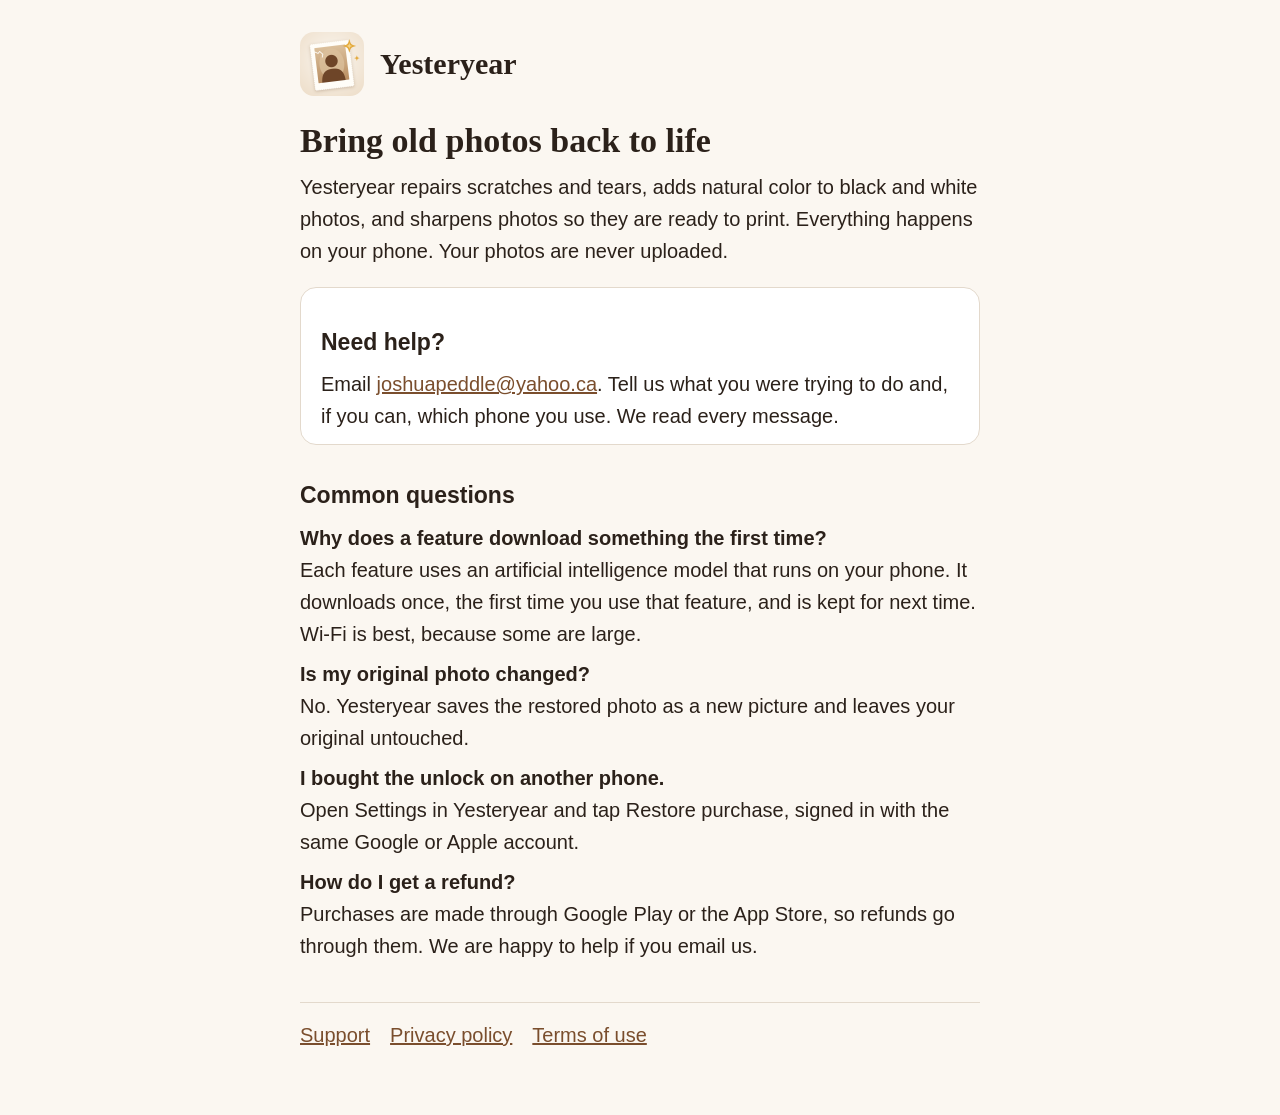
<file: index.html>
<!doctype html><html lang="en"><head><meta charset="utf-8"><meta name="viewport" content="width=device-width, initial-scale=1"><link rel="stylesheet" href="style.css"><link rel="icon" href="icon.png"><title>Yesteryear: support</title></head><body><main><header><img src="icon.png" alt=""><a href="./">Yesteryear</a></header>
<h1>Bring old photos back to life</h1>
<p>Yesteryear repairs scratches and tears, adds natural color to black and white photos, and sharpens photos so they are ready to print. Everything happens on your phone. Your photos are never uploaded.</p>
<div class="card">
<h2>Need help?</h2>
<p>Email <a href="mailto:joshuapeddle@yahoo.ca">joshuapeddle@yahoo.ca</a>. Tell us what you were trying to do and, if you can, which phone you use. We read every message.</p>
</div>
<h2>Common questions</h2>
<p><strong>Why does a feature download something the first time?</strong><br>Each feature uses an artificial intelligence model that runs on your phone. It downloads once, the first time you use that feature, and is kept for next time. Wi-Fi is best, because some are large.</p>
<p><strong>Is my original photo changed?</strong><br>No. Yesteryear saves the restored photo as a new picture and leaves your original untouched.</p>
<p><strong>I bought the unlock on another phone.</strong><br>Open Settings in Yesteryear and tap Restore purchase, signed in with the same Google or Apple account.</p>
<p><strong>How do I get a refund?</strong><br>Purchases are made through Google Play or the App Store, so refunds go through them. We are happy to help if you email us.</p>
<nav><a href="./">Support</a><a href="privacy.html">Privacy policy</a><a href="terms.html">Terms of use</a></nav></main></body></html>
</file>
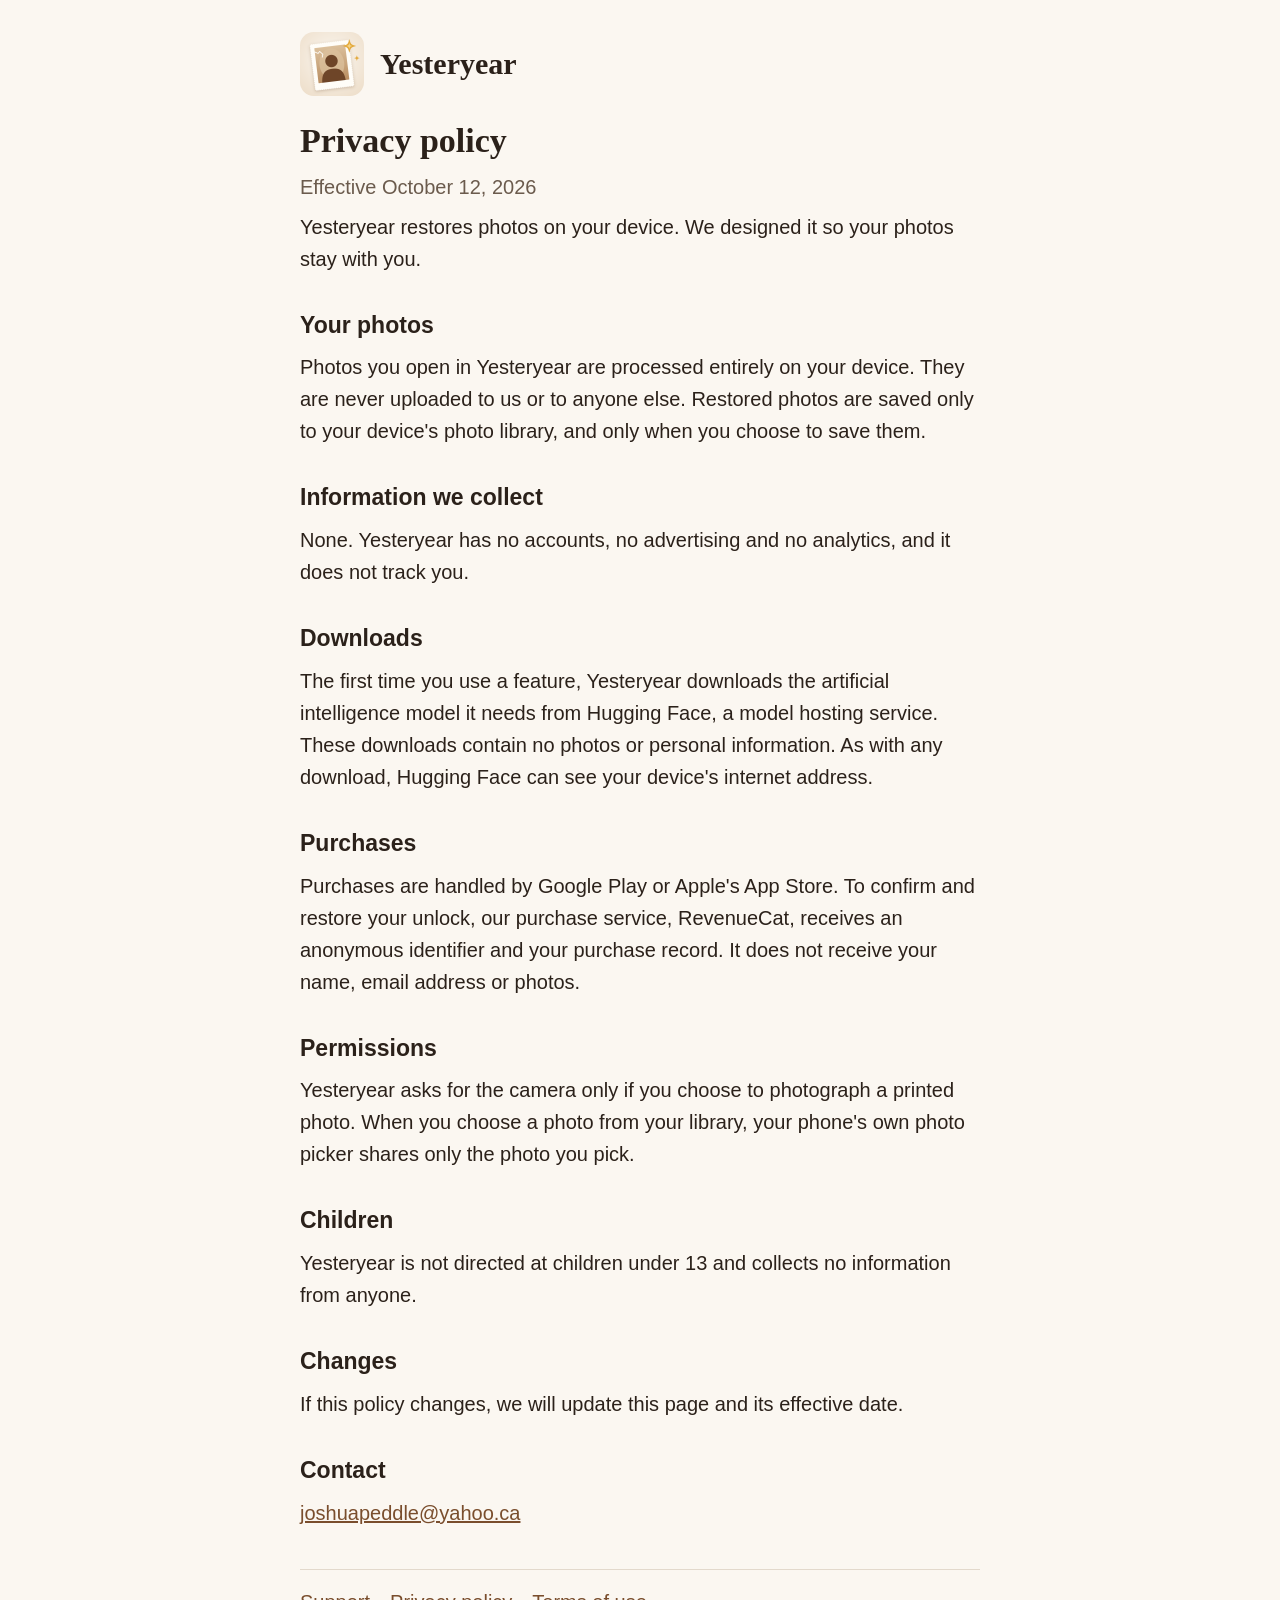
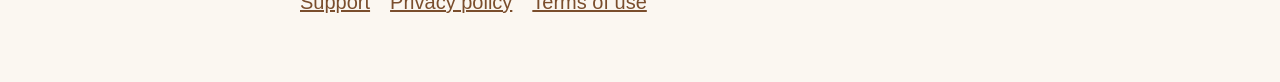
<file: privacy.html>
<!doctype html><html lang="en"><head><meta charset="utf-8"><meta name="viewport" content="width=device-width, initial-scale=1"><link rel="stylesheet" href="style.css"><link rel="icon" href="icon.png"><title>Yesteryear: privacy policy</title></head><body><main><header><img src="icon.png" alt=""><a href="./">Yesteryear</a></header>
<h1>Privacy policy</h1>
<p class="muted">Effective October 12, 2026</p>
<p>Yesteryear restores photos on your device. We designed it so your photos stay with you.</p>
<h2>Your photos</h2>
<p>Photos you open in Yesteryear are processed entirely on your device. They are never uploaded to us or to anyone else. Restored photos are saved only to your device's photo library, and only when you choose to save them.</p>
<h2>Information we collect</h2>
<p>None. Yesteryear has no accounts, no advertising and no analytics, and it does not track you.</p>
<h2>Downloads</h2>
<p>The first time you use a feature, Yesteryear downloads the artificial intelligence model it needs from Hugging Face, a model hosting service. These downloads contain no photos or personal information. As with any download, Hugging Face can see your device's internet address.</p>
<h2>Purchases</h2>
<p>Purchases are handled by Google Play or Apple's App Store. To confirm and restore your unlock, our purchase service, RevenueCat, receives an anonymous identifier and your purchase record. It does not receive your name, email address or photos.</p>
<h2>Permissions</h2>
<p>Yesteryear asks for the camera only if you choose to photograph a printed photo. When you choose a photo from your library, your phone's own photo picker shares only the photo you pick.</p>
<h2>Children</h2>
<p>Yesteryear is not directed at children under 13 and collects no information from anyone.</p>
<h2>Changes</h2>
<p>If this policy changes, we will update this page and its effective date.</p>
<h2>Contact</h2>
<p><a href="mailto:joshuapeddle@yahoo.ca">joshuapeddle@yahoo.ca</a></p>
<nav><a href="./">Support</a><a href="privacy.html">Privacy policy</a><a href="terms.html">Terms of use</a></nav></main></body></html>
</file>
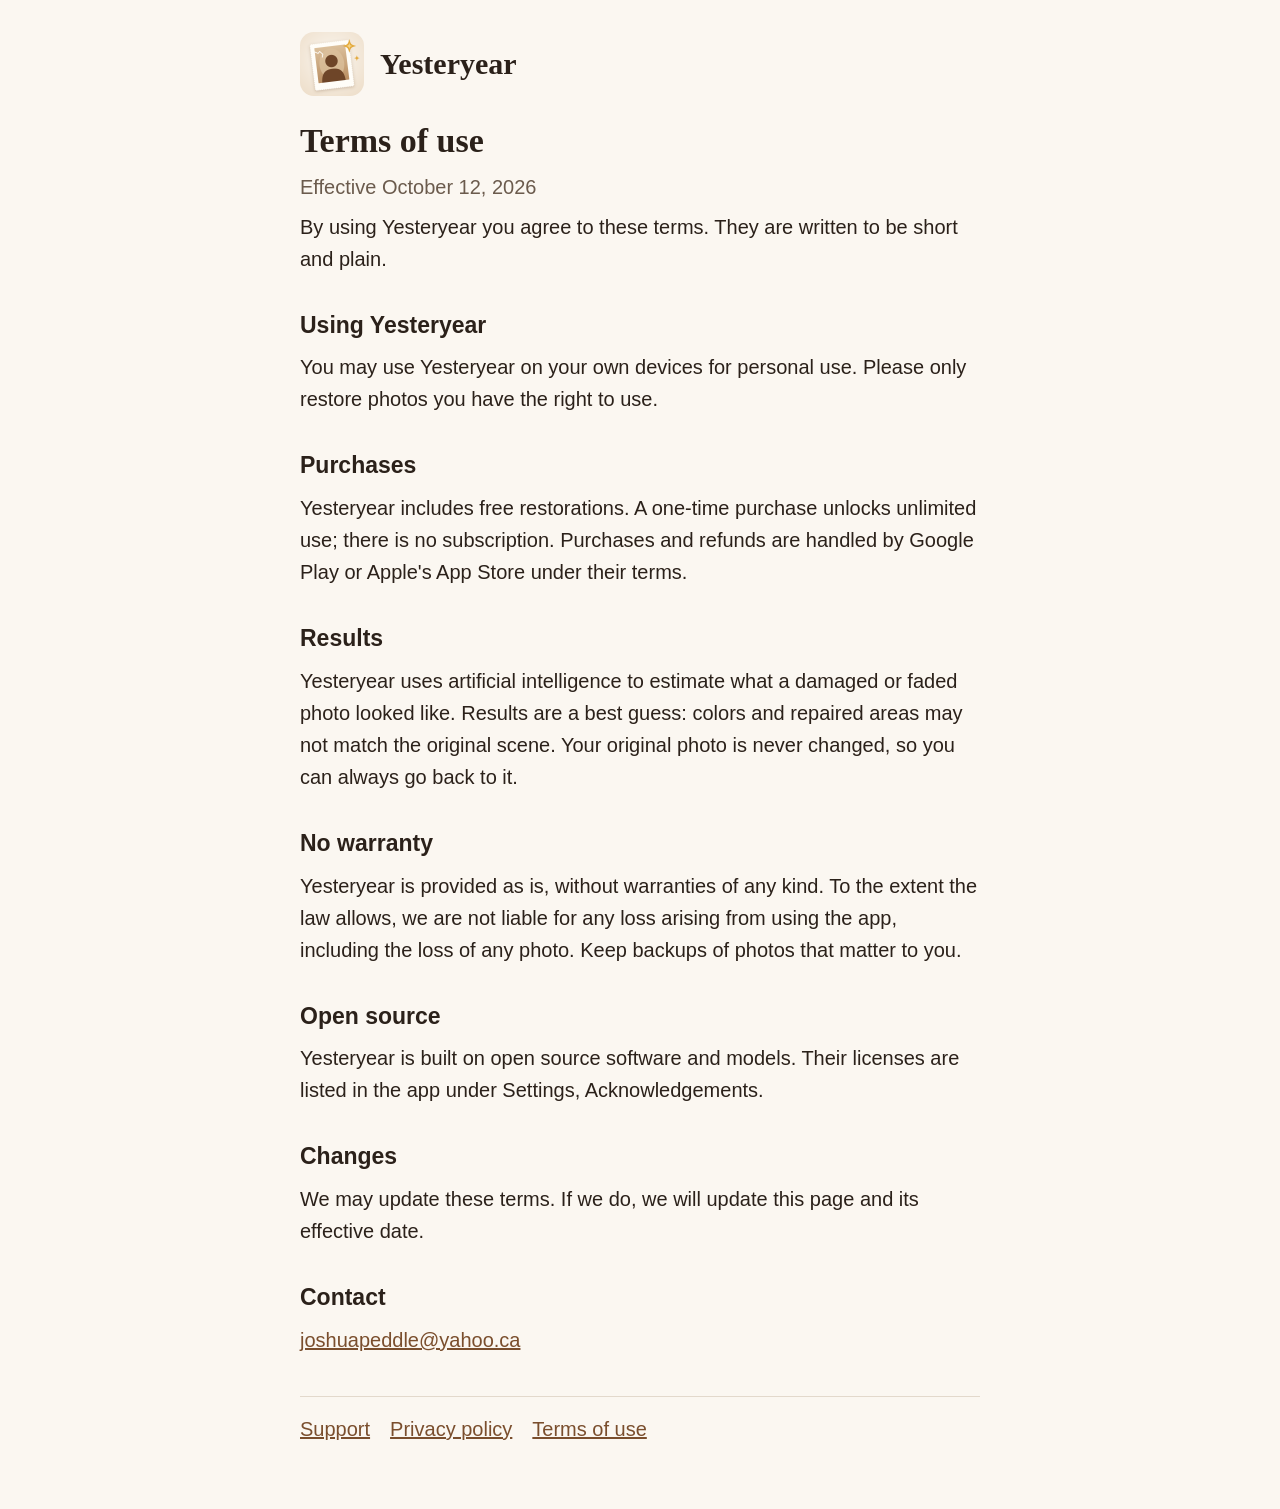
<file: terms.html>
<!doctype html><html lang="en"><head><meta charset="utf-8"><meta name="viewport" content="width=device-width, initial-scale=1"><link rel="stylesheet" href="style.css"><link rel="icon" href="icon.png"><title>Yesteryear: terms of use</title></head><body><main><header><img src="icon.png" alt=""><a href="./">Yesteryear</a></header>
<h1>Terms of use</h1>
<p class="muted">Effective October 12, 2026</p>
<p>By using Yesteryear you agree to these terms. They are written to be short and plain.</p>
<h2>Using Yesteryear</h2>
<p>You may use Yesteryear on your own devices for personal use. Please only restore photos you have the right to use.</p>
<h2>Purchases</h2>
<p>Yesteryear includes free restorations. A one-time purchase unlocks unlimited use; there is no subscription. Purchases and refunds are handled by Google Play or Apple's App Store under their terms.</p>
<h2>Results</h2>
<p>Yesteryear uses artificial intelligence to estimate what a damaged or faded photo looked like. Results are a best guess: colors and repaired areas may not match the original scene. Your original photo is never changed, so you can always go back to it.</p>
<h2>No warranty</h2>
<p>Yesteryear is provided as is, without warranties of any kind. To the extent the law allows, we are not liable for any loss arising from using the app, including the loss of any photo. Keep backups of photos that matter to you.</p>
<h2>Open source</h2>
<p>Yesteryear is built on open source software and models. Their licenses are listed in the app under Settings, Acknowledgements.</p>
<h2>Changes</h2>
<p>We may update these terms. If we do, we will update this page and its effective date.</p>
<h2>Contact</h2>
<p><a href="mailto:joshuapeddle@yahoo.ca">joshuapeddle@yahoo.ca</a></p>
<nav><a href="./">Support</a><a href="privacy.html">Privacy policy</a><a href="terms.html">Terms of use</a></nav></main></body></html>
</file>
<file: style.css>
:root {
  --bg: #FBF7F1;
  --surface: #FFFFFF;
  --text: #2B211A;
  --muted: #6B5B4D;
  --primary: #7A4E2D;
  --border: #E3D9CC;
}
@media (prefers-color-scheme: dark) {
  :root { --bg: #121212; --surface: #1D1915; --text: #F3ECE3; --muted: #BFAF9E; --primary: #E2B48A; --border: #3A322B; }
}
* { box-sizing: border-box; }
body {
  margin: 0;
  background: var(--bg);
  color: var(--text);
  font: 20px/1.6 -apple-system, BlinkMacSystemFont, "Segoe UI", Roboto, Helvetica, Arial, sans-serif;
}
main { max-width: 720px; margin: 0 auto; padding: 32px 20px 64px; }
header { display: flex; align-items: center; gap: 16px; margin-bottom: 8px; }
header img { width: 64px; height: 64px; border-radius: 14px; }
header a { color: var(--text); text-decoration: none; font: 700 30px/1.2 Georgia, serif; }
h1 { font: 700 34px/1.25 Georgia, serif; margin: 24px 0 8px; }
h2 { font-size: 23px; margin: 32px 0 4px; }
p, li { margin: 8px 0; }
a { color: var(--primary); }
.muted { color: var(--muted); }
.card { background: var(--surface); border: 1px solid var(--border); border-radius: 16px; padding: 4px 20px; margin: 20px 0; }
nav { margin-top: 40px; padding-top: 16px; border-top: 1px solid var(--border); display: flex; gap: 20px; flex-wrap: wrap; }
</file>
